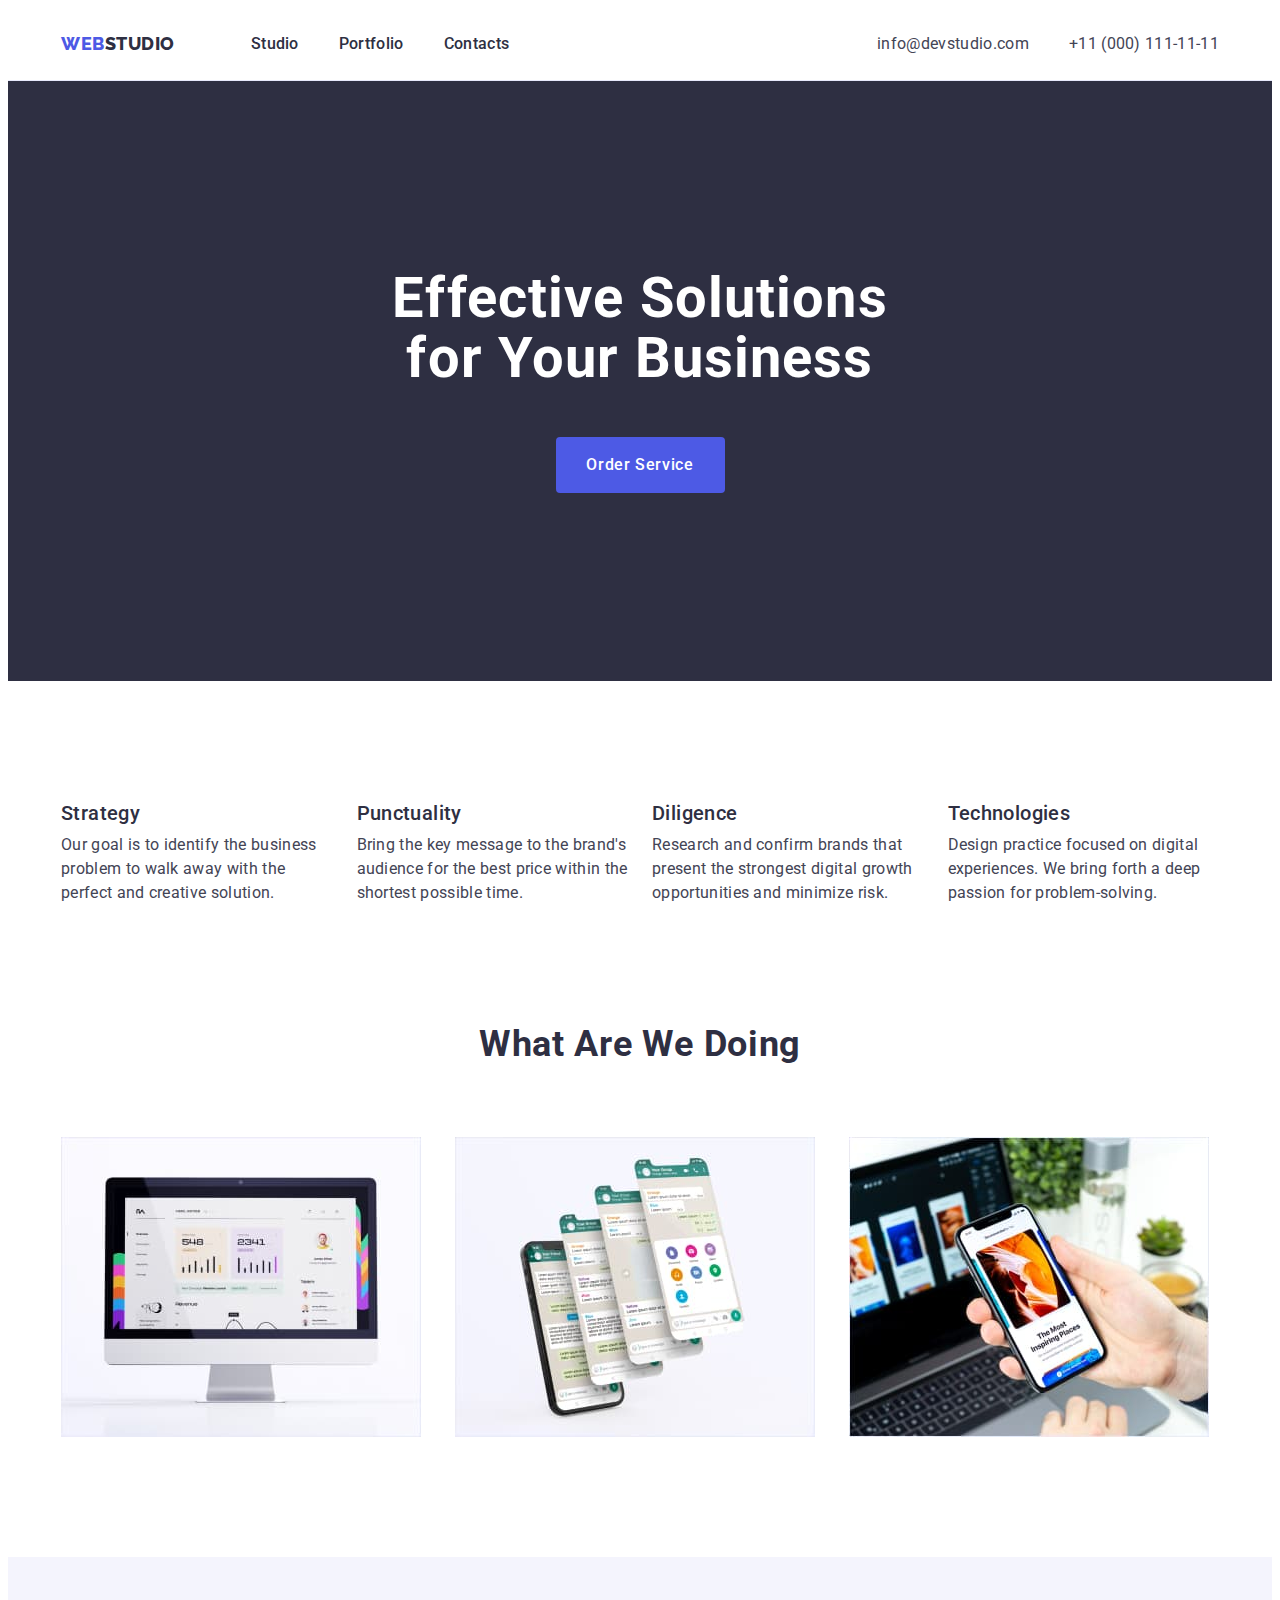
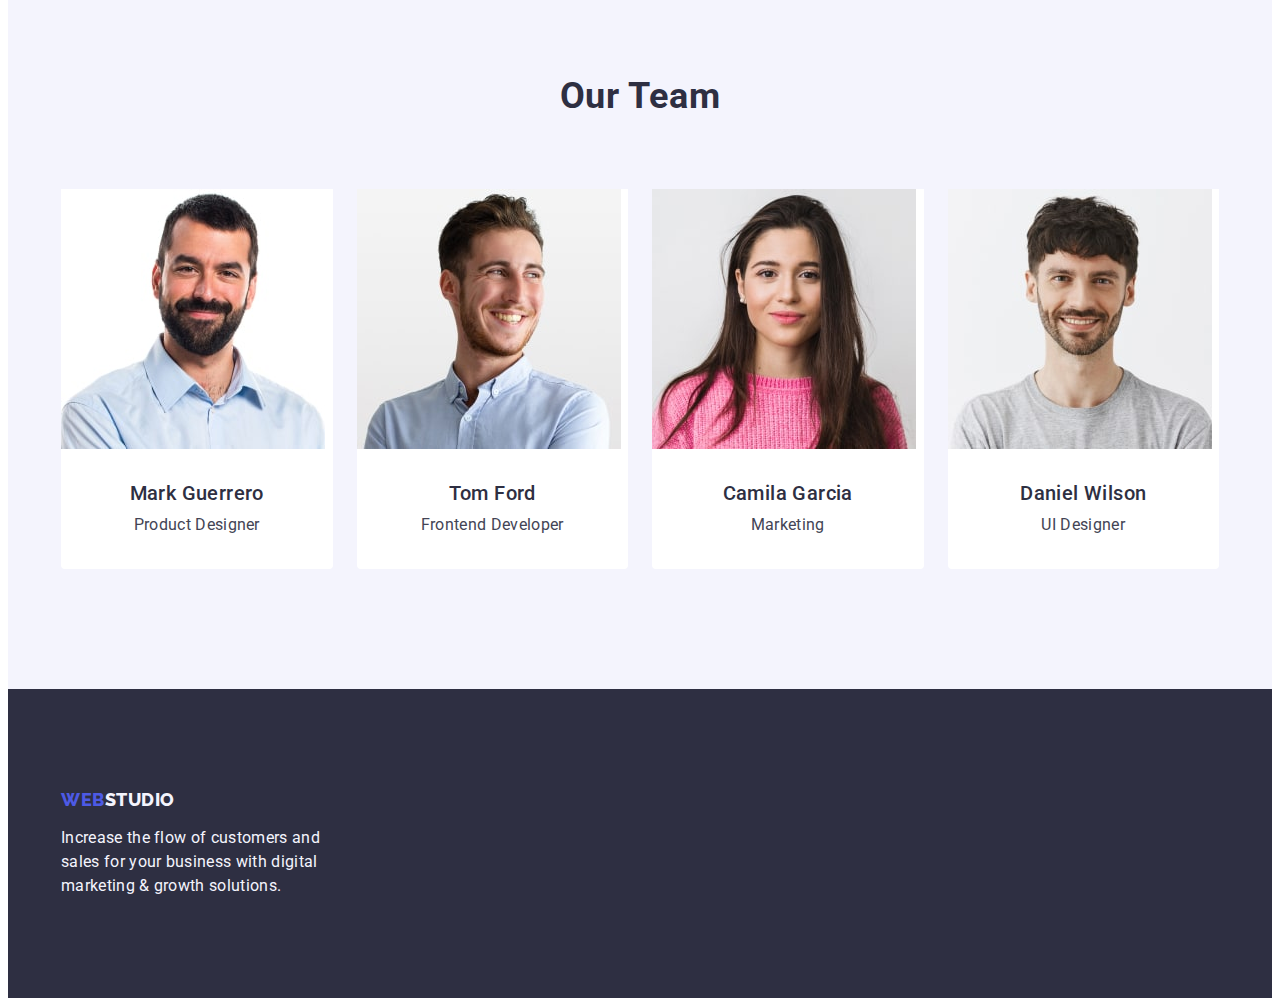
<file: index.html>
<!DOCTYPE html>
<html lang="en">
  <head>
    <meta charset="UTF-8" />
    <meta http-equiv="X-UA-Compatible" content="IE=edge" />
    <meta name="viewport" content="width=device-width, initial-scale=1.0" />
    <title>WebStudio</title>
    <link rel="preconnect" href="https://fonts.googleapis.com" />
    <link rel="preconnect" href="https://fonts.gstatic.com" crossorigin />
    <link
      href="https://fonts.googleapis.com/css2?family=Raleway:wght@800&family=Roboto:wght@400;500;700&display=swap"
      rel="stylesheet"
    />
    <link
      rel="stylesheet"
      href="https://cdnjs.cloudflare.com/ajax/libs/modern-normalize/2.0.0/modern-normalize.min.css"
      integrity="sha512-4xo8blKMVCiXpTaLzQSLSw3KFOVPWhm/TRtuPVc4WG6kUgjH6J03IBuG7JZPkcWMxJ5huwaBpOpnwYElP/m6wg=="
      crossorigin="anonymous"
      referrerpolicy="no-referrer"
    />
    <link rel="stylesheet" href="./css/styles.css" />
  </head>
  <body>
    <!-- Header -->
    <header class="header">
      <div class="container header-flex">
        <nav class="header-nav">
          <a href="./index.html" class="header-link-logo link"
            >Web<span class="header-logo">Studio</span></a
          >
          <ul class="header-list list">
            <li class="header-item">
              <a class="header-link link" href="./index.html">Studio</a>
            </li>
            <li class="header-item">
              <a class="header-link link" href="./portfolio.html">Portfolio</a>
            </li>
            <li class="header-item">
              <a class="header-link link" href="">Contacts</a>
            </li>
          </ul>
        </nav>

        <address class="header-address">
          <ul class="address-list list">
            <li class="address-item">
              <a class="address link" href="mailto:info@devstudio.com"
                >info@devstudio.com</a
              >
            </li>
            <li class="address-item">
              <a class="address link" href="tel:+110001111111"
                >+11 (000) 111-11-11</a
              >
            </li>
          </ul>
        </address>
      </div>
    </header>

    <main>
      <!--Hero-->
      <section class="hero">
        <div class="container hero-container">
          <h1 class="hero-title">Effective Solutions for Your Business</h1>
          <button class="hero-btn" type="button">Order Service</button>
        </div>
      </section>

      <!--Section_1-->
      <section class="features">
        <div class="container features-container">
          <h2 class="visually-hidden">Features</h2>

          <ul class="features-list list">
            <li class="features-item">
              <h3 class="features-title subtitle">Strategy</h3>
              <p class="features-text text">
                Our goal is to identify the business problem to walk away with
                the perfect and creative solution.
              </p>
            </li>

            <li class="features-item">
              <h3 class="features-title subtitle">Punctuality</h3>
              <p class="features-text text">
                Bring the key message to the brand's audience for the best price
                within the shortest possible time.
              </p>
            </li>

            <li class="features-item">
              <h3 class="features-title subtitle">Diligence</h3>
              <p class="features-text text">
                Research and confirm brands that present the strongest digital
                growth opportunities and minimize risk.
              </p>
            </li>

            <li class="features-item">
              <h3 class="features-title subtitle">Technologies</h3>
              <p class="features-text text">
                Design practice focused on digital experiences. We bring forth a
                deep passion for problem-solving.
              </p>
            </li>
          </ul>
        </div>
      </section>

      <!--Section_2-->
      <section class="section">
        <div class="container">
          <h2 class="section-title title">What are we doing</h2>
          <ul class="section-list list">
            <li class="section-item">
              <img
                class="section-img"
                src="./images/img_1.jpg"
                alt="monitor_screen"
                width="360"
                height="300"
              />
            </li>
            <li class="section-item">
              <img
                class="section-img"
                src="./images/img_2.jpg"
                alt="mobile_phone"
                width="360"
                height="300"
              />
            </li>
            <li class="section-item">
              <img
                class="section-img"
                src="./images/img_3.jpg"
                alt="mobile_phone_and_laptop"
                width="360"
                height="300"
              />
            </li>
          </ul>
        </div>
      </section>
      <!--Section 3-->
      <section class="teamcards">
        <div class="container">
          <h2 class="teamcards-title title">Our Team</h2>
          <ul class="teamcards-list list">
            <li class="teamcards-item">
              <img
                src="./images/team_img1.jpg"
                alt="Designer_Mark"
                width="264"
                height="260"
                class="teamcards-img"
              />
              <div class="teamcards-wrap">
                <h3 class="teamcards-subtitle subtitle">Mark Guerrero</h3>
                <p class="teamcards-text text">Product Designer</p>
              </div>
            </li>
            <li class="teamcards-item">
              <img
                src="./images/team_img2.jpg"
                alt="Frontend_Tom"
                width="264"
                height="260"
                class="teamcards-img"
              />
              <div class="teamcards-wrap">
                <h3 class="teamcards-subtitle subtitle">Tom Ford</h3>
                <p class="teamcards-text text">Frontend Developer</p>
              </div>
            </li>
            <li class="teamcards-item">
              <img
                src="./images/team_img3.jpg"
                alt="Marketing_Camila"
                width="264"
                height="260"
                class="teamcards-img"
              />
              <div class="teamcards-wrap">
                <h3 class="teamcards-subtitle subtitle">Camila Garcia</h3>
                <p class="teamcards-text text">Marketing</p>
              </div>
            </li>
            <li class="teamcards-item">
              <img
                src="./images/team_img4.jpg"
                alt="Designer_Deniel"
                width="264"
                height="260"
                class="teamcards-img"
              />
              <div class="teamcards-wrap">
                <h3 class="teamcards-subtitle subtitle">Daniel Wilson</h3>
                <p class="teamcards-text text">UI Designer</p>
              </div>
            </li>
          </ul>
        </div>
      </section>
    </main>
    <!-- Footer -->
    <footer class="footer">
      <div class="container">
        <a href="./index.html" class="footer-link link"
          >Web<span class="footer-logo">Studio</span></a
        >
        <p class="footer-text text">
          Increase the flow of customers and sales for your business with
          digital marketing & growth solutions.
        </p>
      </div>
    </footer>
  </body>
</html>
</file>
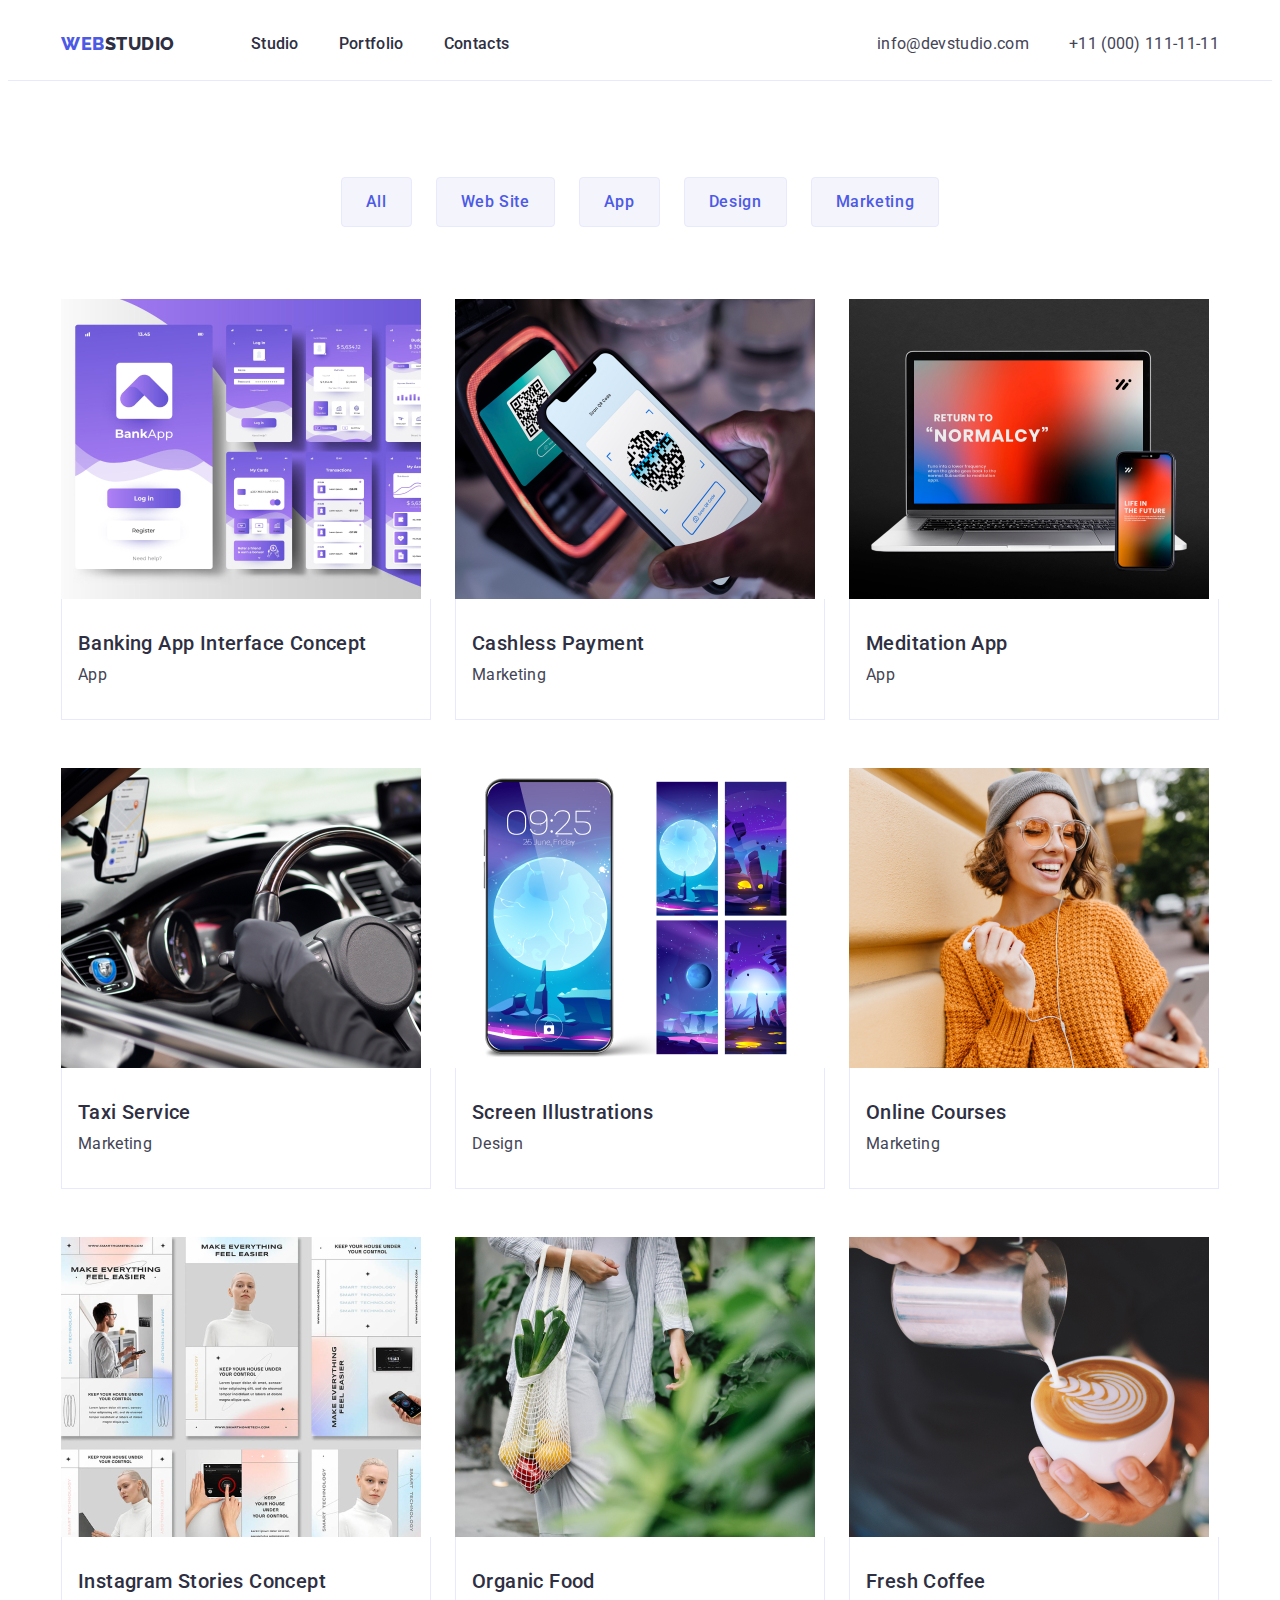
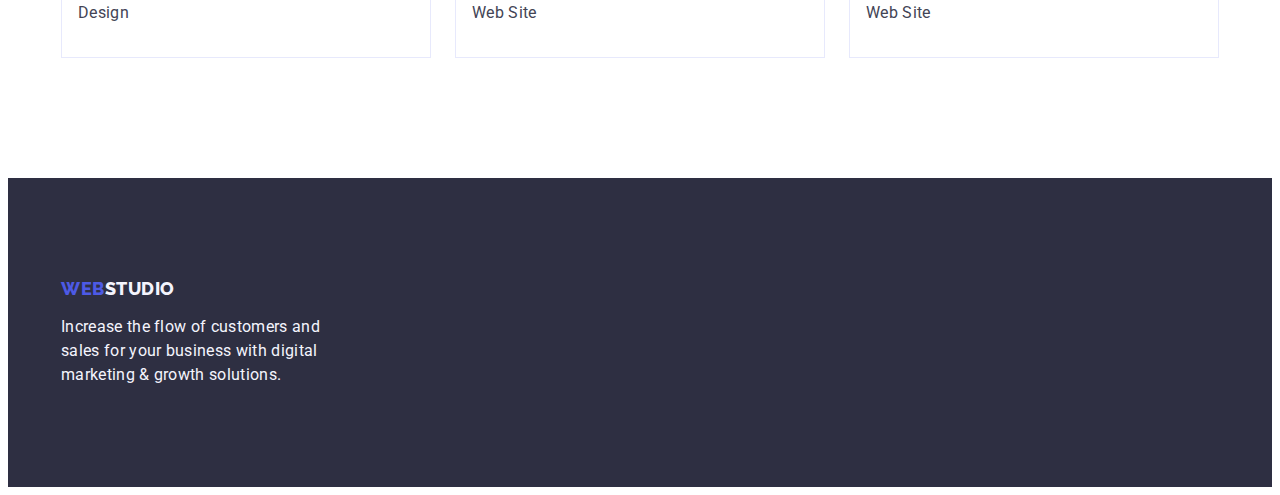
<file: portfolio.html>
<!DOCTYPE html>
<html lang="en">
  <head>
    <meta charset="UTF-8" />
    <meta http-equiv="X-UA-Compatible" content="IE=edge" />
    <meta name="viewport" content="width=device-width, initial-scale=1.0" />
    <title>Portfolio</title>
    <link rel="preconnect" href="https://fonts.googleapis.com" />
    <link rel="preconnect" href="https://fonts.gstatic.com" crossorigin />
    <link
      href="https://fonts.googleapis.com/css2?family=Raleway:wght@800&family=Roboto:wght@400;500;700&display=swap"
      rel="stylesheet"
    />
    <link
      rel="stylesheet"
      href="https://cdnjs.cloudflare.com/ajax/libs/modern-normalize/2.0.0/modern-normalize.min.css"
      integrity="sha512-4xo8blKMVCiXpTaLzQSLSw3KFOVPWhm/TRtuPVc4WG6kUgjH6J03IBuG7JZPkcWMxJ5huwaBpOpnwYElP/m6wg=="
      crossorigin="anonymous"
      referrerpolicy="no-referrer"
    />
    <link rel="stylesheet" href="./css/styles.css" />
  </head>
  <body>
    <!-- Header -->
    <header class="header">
      <div class="container header-flex">
        <nav class="header-nav">
          <a href="./index.html" class="header-link-logo link"
            >Web<span class="header-logo">Studio</span></a
          >
          <ul class="header-list list">
            <li class="header-item">
              <a class="header-link link" href="./index.html">Studio</a>
            </li>
            <li class="header-item">
              <a class="header-link link" href="./portfolio.html">Portfolio</a>
            </li>
            <li class="header-item">
              <a class="header-link link" href="">Contacts</a>
            </li>
          </ul>
        </nav>

        <address class="header-address">
          <ul class="address-list list">
            <li class="address-item">
              <a class="address link" href="mailto:info@devstudio.com"
                >info@devstudio.com</a
              >
            </li>
            <li class="address-item">
              <a class="address link" href="tel:+110001111111"
                >+11 (000) 111-11-11</a
              >
            </li>
          </ul>
        </address>
      </div>
    </header>
    <main>
      <!-- Section-Filters -->
      <section class="filters">
        <div class="container">
          <h1 class="visually-hidden">Project Cards</h1>

          <ul class="filters-list list">
            <li class="filters-item">
              <button class="filters-btn" type="button">All</button>
            </li>
            <li class="filters-item">
              <button class="filters-btn" type="button">Web Site</button>
            </li>
            <li class="filters-item">
              <button class="filters-btn" type="button">App</button>
            </li>
            <li class="filters-item">
              <button class="filters-btn" type="button">Design</button>
            </li>
            <li class="filters-item">
              <button class="filters-btn" type="button">Marketing</button>
            </li>
          </ul>

          <!-- Section-ProjectCard -->

          <ul class="project-list list">
            <li class="project-item">
              <a href="" class="project-link link">
                <img
                  src="./images/ProjectCards/1.jpg"
                  alt="Banking App Interface"
                  width="360"
                  height="300"
                />
                <div class="project-wrap">
                  <h2 class="project-title subtitle">
                    Banking App Interface Concept
                  </h2>
                  <p class="project-text text">App</p>
                </div>
              </a>
            </li>
            <li class="project-item">
              <a href="" class="project-link link">
                <img
                  class="project-img"
                  src="./images/ProjectCards/2.jpg"
                  alt="Payment"
                  width="360"
                  height="300"
                />
                <div class="project-wrap">
                  <h2 class="project-title subtitle">Cashless Payment</h2>
                  <p class="project-text text">Marketing</p>
                </div>
              </a>
            </li>
            <li class="project-item">
              <a href="" class="project-link link">
                <img
                  class="project-img"
                  src="./images/ProjectCards/3.jpg"
                  alt="App on phone and laptop"
                  width="360"
                  height="300"
                />
                <div class="project-wrap">
                  <h2 class="project-title subtitle">Meditation App</h2>
                  <p class="project-text text">App</p>
                </div>
              </a>
            </li>
            <li class="project-item">
              <a href="" class="project-link link">
                <img
                  class="project-img"
                  src="./images/ProjectCards/4.jpg"
                  alt="Driver's compartment in the car"
                  width="360"
                  height="300"
                />
                <div class="project-wrap">
                  <h2 class="project-title subtitle">Taxi Service</h2>
                  <p class="project-text text">Marketing</p>
                </div>
              </a>
            </li>
            <li class="project-item">
              <a href="" class="project-link link">
                <img
                  class="project-img"
                  src="./images/ProjectCards/5.jpg"
                  alt="Phone and four types of wallpaper"
                  width="360"
                  height="300"
                />
                <div class="project-wrap">
                  <h2 class="project-title subtitle">Screen Illustrations</h2>
                  <p class="project-text text">Design</p>
                </div>
              </a>
            </li>
            <li class="project-item">
              <a href="" class="project-link link">
                <img
                  class="project-img"
                  src="./images/ProjectCards/6.jpg"
                  alt="Girl with phone"
                  width="360"
                  height="300"
                />
                <div class="project-wrap">
                  <h2 class="project-title subtitle">Online Courses</h2>
                  <p class="project-text text">Marketing</p>
                </div>
              </a>
            </li>
            <li class="project-item">
              <a href="" class="project-link link">
                <img
                  class="project-img"
                  src="./images/ProjectCards/7.jpg"
                  alt="Instagram Stories"
                  width="360"
                  height="300"
                />
                <div class="project-wrap">
                  <h2 class="project-title subtitle">
                    Instagram Stories Concept
                  </h2>
                  <p class="project-text text">Design</p>
                </div>
              </a>
            </li>
            <li class="project-item">
              <a href="" class="project-link link">
                <img
                  class="project-img"
                  src="./images/ProjectCards/8.jpg"
                  alt="Girl with a bag of fruits"
                  width="360"
                  height="300"
                />
                <div class="project-wrap">
                  <h2 class="project-title subtitle">Organic Food</h2>
                  <p class="project-text text">Web Site</p>
                </div>
              </a>
            </li>
            <li class="project-item">
              <a href="" class="project-link link">
                <img
                  class="project-img"
                  src="./images/ProjectCards/9.jpg"
                  alt="Barista pouring milk into coffee"
                  width="360"
                  height="300"
                />
                <div class="project-wrap">
                  <h2 class="project-title subtitle">Fresh Coffee</h2>
                  <p class="project-text text">Web Site</p>
                </div>
              </a>
            </li>
          </ul>
        </div>
      </section>
    </main>
    <!-- Footer -->
    <footer class="footer">
      <div class="container">
        <a href="./index.html" class="footer-link link"
          >Web<span class="footer-logo">Studio</span></a
        >
        <p class="footer-text text">
          Increase the flow of customers and sales for your business with
          digital marketing & growth solutions.
        </p>
      </div>
    </footer>
  </body>
</html>
</file>
<file: css/styles.css>
/* CSS-переменные */

:root {
  --logo-color: #4d5ae5;

  --first-logo-color: #2e2f42;

  --second-logo-color: #f4f4fd;

  --body-back-color: #ffffff;

  --body-text-color: #434455;

  --link-color: #2e2f42;

  --link-hover-color: #404bbf;

  --address-color: #434455;

  --address-hover-color: #404bbf;

  --hero-back-color: #2e2f42;

  --hero-title-color: #ffffff;

  --btn-color: #4d5ae5;

  --btn-hover-color: #404bbf;

  --btn-text-color: #ffffff;

  --title-color: #2e2f42;

  --cards-back-color: #f4f4fd;

  --cards-item-back-color: #ffffff;

  --footer-back-color: #2e2f42;

  --footer-text-color: #f4f4fd;

  --port-back-btn: #f4f4fd;

  --port-border-btn: #e7e9fc;

  --port-btn-text-color: #4d5ae5;

  --btn-text-hover-color: #ffffff;
}
/* Подклассы */
.title {
  text-align: center;
  text-transform: capitalize;
  font-size: 36px;
  line-height: 1.11;
  letter-spacing: 0.02em;
  color: var(--title-color);
}

.subtitle {
  font-weight: 500;
  font-size: 20px;
  line-height: 1.2;
  letter-spacing: 0.02em;
  color: var(--title-color);
}

.text {
  font-size: 16px;
  line-height: 1.5;
  letter-spacing: 0.02em;
  color: var(--body-text-color);
}

body {
  font-family: "Roboto", sans-serif;
  background: var(--body-back-color);
  color: var(--body-text-color);
}

.link {
  text-decoration: none;
}

.list {
  list-style: none;
}

p,
h1,
h2,
h3,
h4,
h5,
h6 {
  margin: 0;
}

ul,
ol {
  margin: 0;
  padding: 0;
}

img {
  display: block;
  max-width: 100%;
  height: auto;
}

.container {
  width: 1158px;
  padding: 0 15px 0 15px;
  margin: 0 auto;
}

/* Header */

.header {
  border-bottom: 1px solid #e7e9fc;
}

.header-flex {
  display: flex;
}

.header-nav {
  display: flex;
  align-items: center;
  /* padding: 24px 0; */
}

.header-link-logo {
  font-family: "Raleway", sans-serif;
  font-weight: 800;
  font-size: 18px;
  line-height: 1.17;
  letter-spacing: 0.03em;
  text-transform: uppercase;
  color: var(--logo-color);
  margin-right: 76px;
}

.header-logo {
  color: var(--first-logo-color);
}

.header-list {
  display: flex;
  gap: 40px;
}

.header-list {
}

.header-link {
  font-weight: 500;
  font-size: 16px;
  line-height: 1.5;
  letter-spacing: 0.02em;
  color: var(--link-color);
  padding: 24px 0;
}

.header-link:hover,
.header-link:focus {
  color: var(--link-hover-color);
}

.header-address {
  font-style: normal;
  margin-left: auto;
}

.address-list {
  display: flex;
  padding: 24px 0;
  gap: 40px;
}

.address {
  font-size: 16px;
  line-height: 1.5;
  letter-spacing: 0.02em;
  color: var(--address-color);
}

.address:hover,
.address:focus {
  color: var(--address-hover-color);
}

/* hero */

.hero {
  background: var(--hero-back-color);
  padding: 188px 0;
}

.hero-title {
  font-size: 56px;
  line-height: 1.07;
  letter-spacing: 0.02em;
  color: var(--hero-title-color);
  max-width: 496px;
  margin: 0 auto 48px;
  text-align: center;
}

.hero-btn {
  font-weight: 500;
  font-size: 16px;
  line-height: 1.5;
  letter-spacing: 0.04em;
  color: var(--btn-text-color);
  font-family: inherit;
  cursor: pointer;
  background: var(--btn-color);
  border-radius: 4px;
  min-width: 169px;
  height: 56px;
  display: block;
  border: none;
  margin: 0 auto;
}

.hero-btn:hover,
.hero-btn:focus {
  background: var(--btn-hover-color);
}

/* Section */

.visually-hidden {
  position: absolute;
  width: 1px;
  height: 1px;
  margin: -1px;
  border: 0;
  padding: 0;
  white-space: nowrap;
  clip-path: inset(100%);
  clip: rect(0 0 0 0);
  overflow: hidden;
}

.features {
  padding-bottom: 120px;
  padding-top: 120px;
}

.features-list {
  display: flex;
  gap: 24px;
}

.features-item {
  width: calc((100% - 72px) / 4);
}

.features-title {
  margin-bottom: 8px;
}

.features-text {
  color: var(--body-text-color);
}

/* Section 2 */

.section {
  padding-bottom: 120px;
}

.section-list {
  display: flex;
}

.section-item {
  margin-right: 24px;
  width: calc((100% - 48px) / 3);
}

.section-item:last-child {
  margin-right: 0;
}

.section-title {
  margin-bottom: 72px;
}

/* Section 3 */

.teamcards {
  background: var(--cards-back-color);
  padding-bottom: 120px;
  padding-top: 120px;
}

.teamcards-list {
  display: flex;
}

.teamcards-item {
  background: var(--cards-item-back-color);

  margin-right: 24px;
  width: calc((100% - 72px) / 4);
  border-radius: 0px 0px 4px 4px;
}

.teamcards-item:last-child {
  margin-right: 0;
}

.teamcards-title {
  margin-bottom: 72px;
}

.teamcards-wrap {
  padding: 32px 16px;
}

.teamcards-subtitle {
  margin-bottom: 8px;
  text-align: center;
}

.teamcards-text {
  color: var(--body-text-color);
  text-align: center;
}

/* Portfolio Main Btn */

.filters {
  padding-bottom: 120px;
  padding-top: 96px;
}

.filters-list {
  display: flex;
  gap: 24px;
  justify-content: center;
  margin-bottom: 72px;
}

.filters-item {
}

.filters-btn {
  font-family: inherit;
  font-weight: 500;
  font-size: 16px;
  line-height: 1.5;
  letter-spacing: 0.04em;
  cursor: pointer;
  color: var(--port-btn-text-color);
  background: var(--port-back-btn);
  border: 1px solid var(--port-border-btn);
  border-radius: 4px;
  padding: 12px 24px;
}

.filters-btn:hover,
.filters-btn:focus {
  background: var(--btn-hover-color);
  color: var(--btn-text-hover-color);
  border: 1px solid transparent;
}

/* Portfolio Main Cards */

.project-list {
  display: flex;
  flex-wrap: wrap;
  column-gap: 24px;
  row-gap: 48px;
}

.project-item {
  width: calc((100% - 48px) / 3);
}

.project-wrap {
  padding: 32px 16px;
  border: 1px solid #e7e9fc;
  border-top: none;
}

.project-title {
  margin-bottom: 8px;
}

.project-text {
  color: var(--body-text-color);
}

/* Footer */

.footer {
  background: var(--footer-back-color);
  padding-top: 100px;
  padding-bottom: 100px;
}

.footer-text {
  color: var(--footer-text-color);
  max-width: 264px;
}

.footer-link {
  font-family: "Raleway", sans-serif;
  font-weight: 800;
  font-size: 18px;
  line-height: 1.17;
  letter-spacing: 0.03em;
  text-transform: uppercase;
  color: var(--logo-color);
  display: inline-block;
  margin-bottom: 16px;
}

.footer-logo {
  color: var(--second-logo-color);
}
</file>
